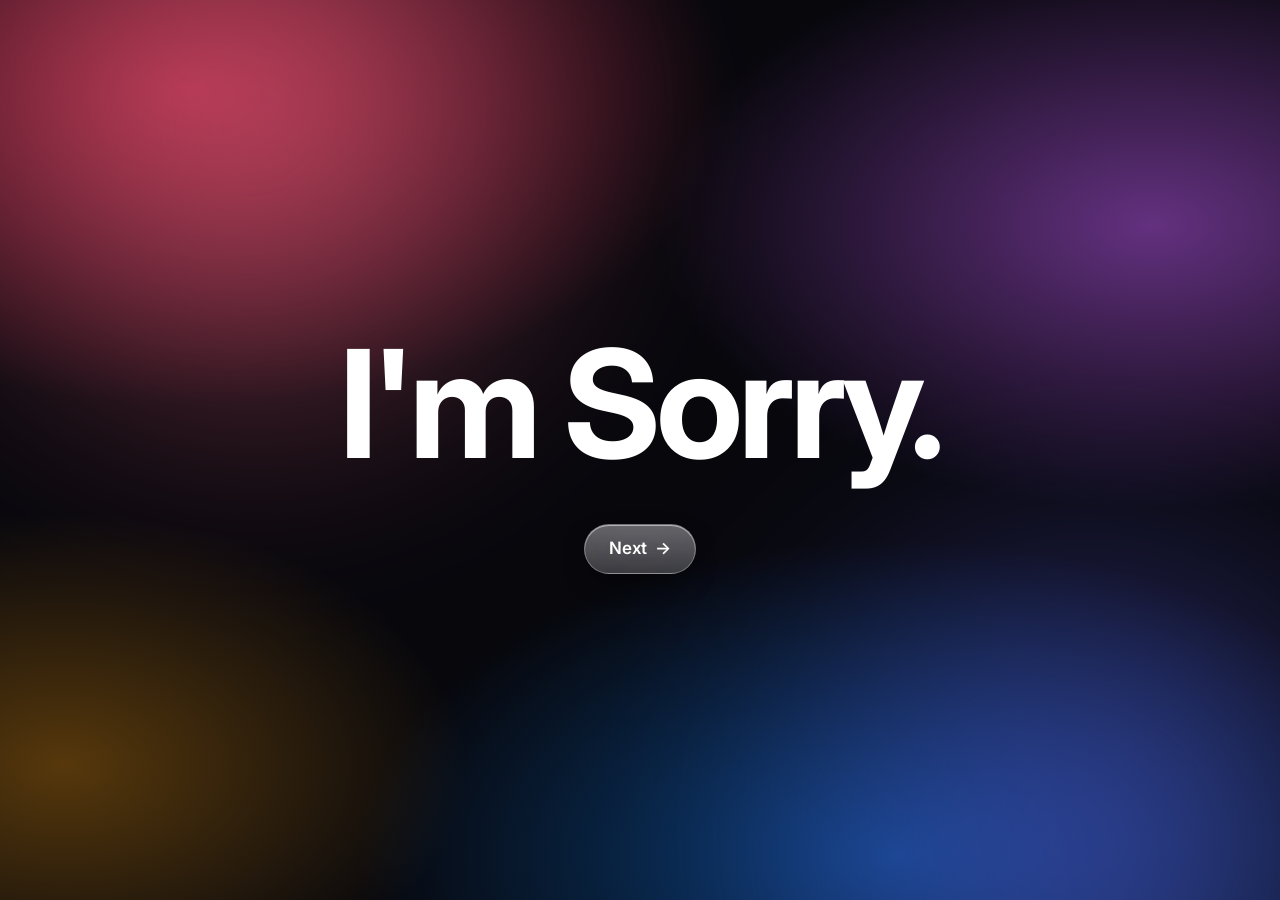
<file: index.html>
<!doctype html>
<html lang="en">
  <head>
    <meta charset="utf-8" />
    <meta name="viewport" content="width=device-width, initial-scale=1, viewport-fit=cover" />
    <meta name="theme-color" content="#07070c" />
    <title>I'm Sorry</title>
    <meta name="description" content="A little note, and a promise to be more mindful from next time." />
    <link rel="icon" href="data:image/svg+xml,%3Csvg xmlns='http://www.w3.org/2000/svg' viewBox='0 0 100 100'%3E%3Ctext y='.9em' font-size='90'%3E%F0%9F%95%AF%EF%B8%8F%3C/text%3E%3C/svg%3E" />
    <link rel="preconnect" href="https://fonts.googleapis.com" />
    <link rel="preconnect" href="https://fonts.gstatic.com" crossorigin />
    <link
      href="https://fonts.googleapis.com/css2?family=Inter:wght@400;500;600;700&display=swap"
      rel="stylesheet"
    />
    <link rel="stylesheet" href="css/style.css?v=2" />
  </head>
  <body>
    <div class="wallpaper" aria-hidden="true"></div>

    <main class="page apology">
      <h1 class="display apology__title reveal">I'm Sorry.</h1>
      <a class="btn apology__next reveal" href="journey.html">Next <span class="arrow" aria-hidden="true">→</span></a>
    </main>

    <script src="js/common.js?v=2"></script>
  </body>
</html>
</file>
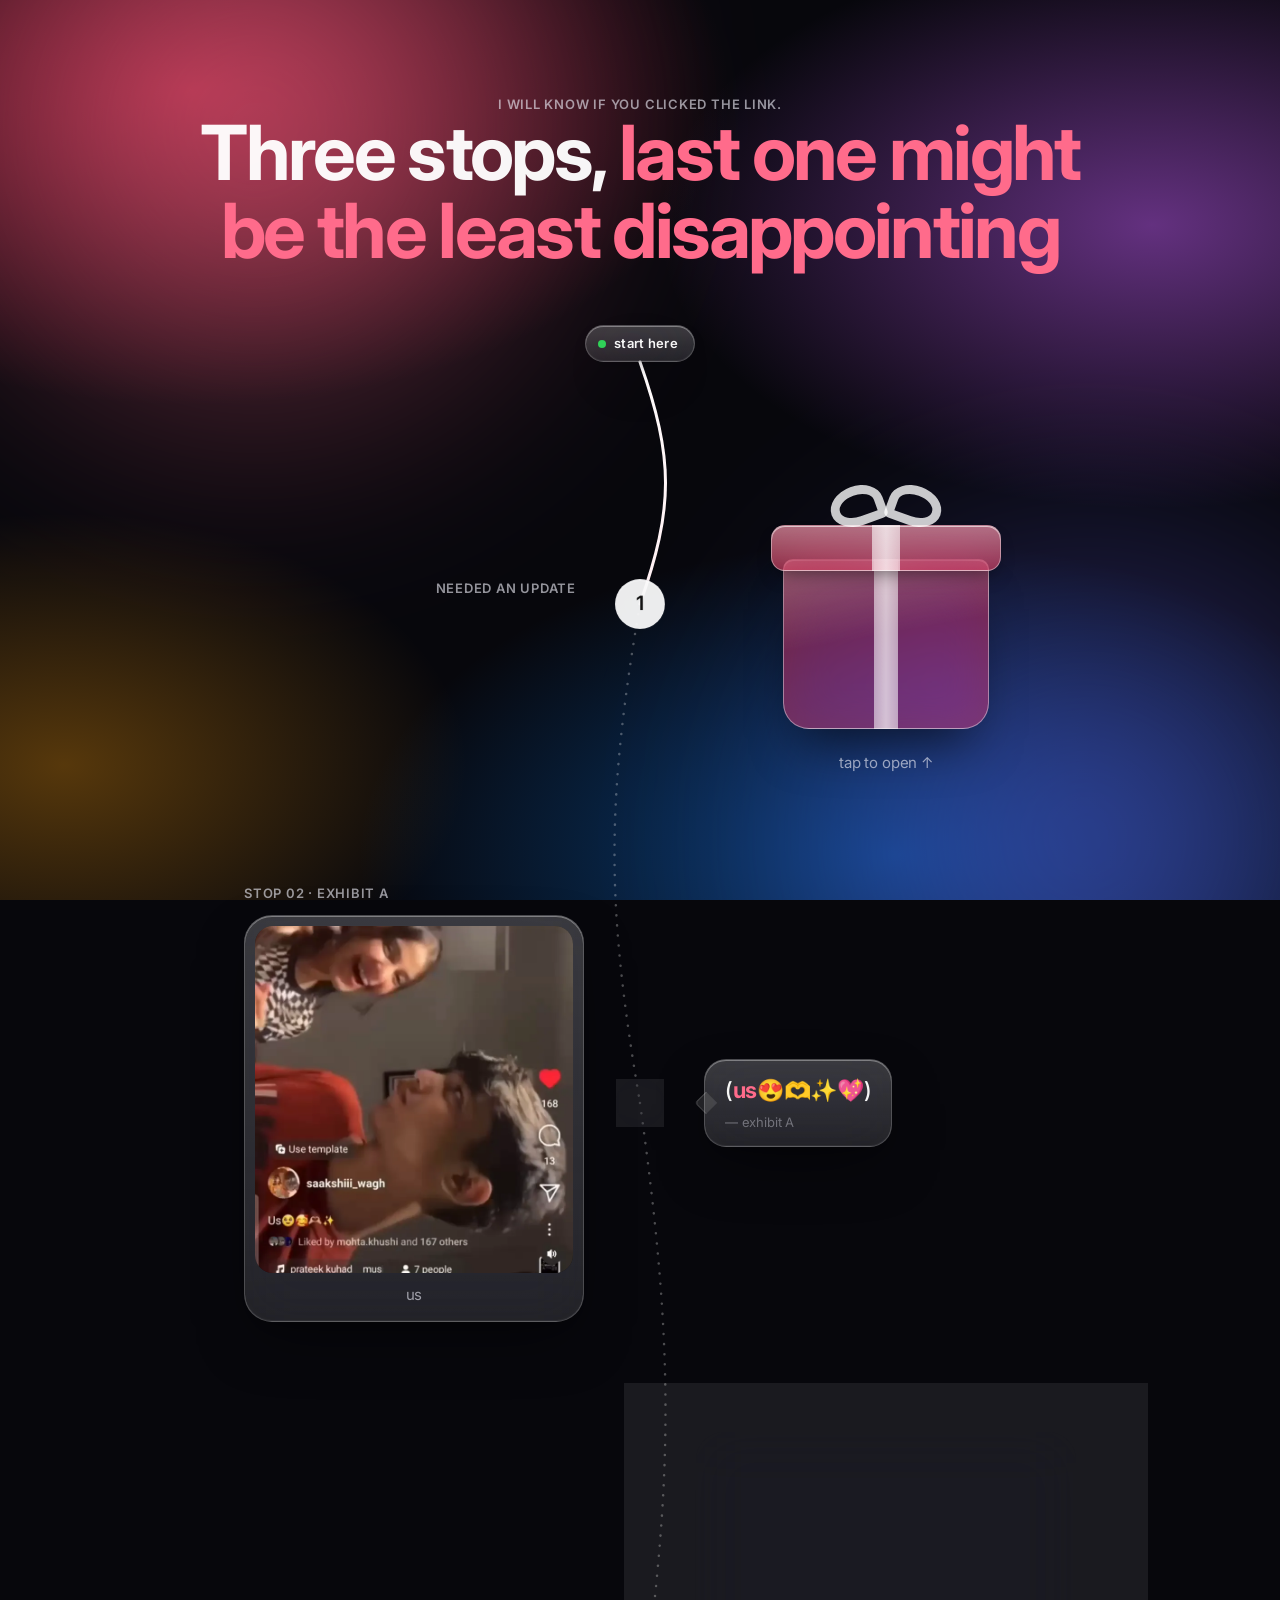
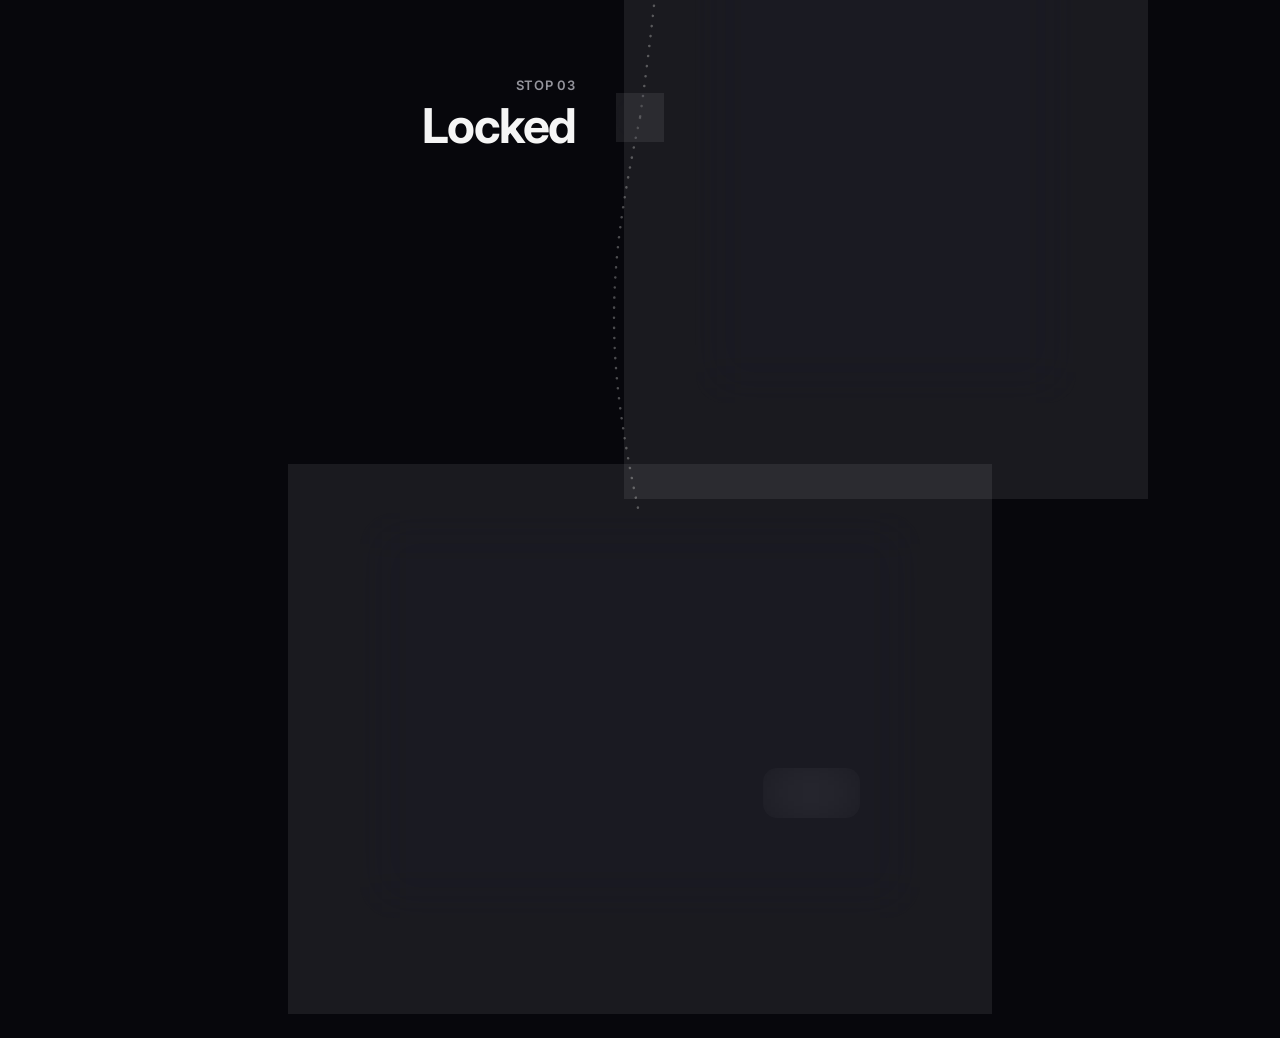
<file: journey.html>
<!doctype html>
<html lang="en">
  <head>
    <meta charset="utf-8" />
    <meta name="viewport" content="width=device-width, initial-scale=1, viewport-fit=cover" />
    <meta name="theme-color" content="#07070c" />
    <title>A Tiny Journey</title>
    <meta name="description" content="Three stops, one idiot." />
    <link rel="icon" href="data:image/svg+xml,%3Csvg xmlns='http://www.w3.org/2000/svg' viewBox='0 0 100 100'%3E%3Ctext y='.9em' font-size='90'%3E%F0%9F%8E%81%3C/text%3E%3C/svg%3E" />
    <link rel="preconnect" href="https://fonts.googleapis.com" />
    <link rel="preconnect" href="https://fonts.gstatic.com" crossorigin />
    <link
      href="https://fonts.googleapis.com/css2?family=Inter:wght@400;500;600;700&display=swap"
      rel="stylesheet"
    />
    <link rel="stylesheet" href="css/style.css?v=2" />
  </head>
  <body>
    <div class="wallpaper" aria-hidden="true"></div>

    <header class="page journey-head">
      <p class="eyebrow reveal">I will know if you clicked the link.</p>
      <h1 class="display reveal">Three stops, <em>last one might be the least disappointing</em></h1>
    </header>

    <main class="page journey" id="journey">
      <svg class="journey__svg" id="trail" aria-hidden="true" focusable="false">
        <defs>
          <linearGradient id="trailGradient" gradientUnits="userSpaceOnUse" x1="0" y1="0" x2="0" y2="1000">
            <stop offset="0" stop-color="#ffffff" />
            <stop offset="0.6" stop-color="#ffb3c4" />
            <stop offset="1" stop-color="#ff375f" />
          </linearGradient>
        </defs>
        <g class="journey__tracks"></g>
        <g class="journey__fills"></g>
      </svg>

      <div class="start">
        <span class="start__pill" data-node data-anchor="bottom"><span class="start__dot"></span>start here</span>
      </div>

      <!-- Stop 1 — the gift box -->
      <section class="stop stop--main-right" id="stop1" aria-label="Stop 01">
        <div class="pin" data-node aria-hidden="true">1</div>
        <div class="stop__side reveal">
          <span class="stop__label">Needed an update</span>
          <p class="stop__note" id="stop1-note"></p>
        </div>
        <div class="stop__main reveal">
          <div class="gift-stage" id="giftStage">
            <button class="gift" id="gift" type="button" aria-label="Open the gift box">
              <span class="gift__body"></span>
              <span class="gift__lid"><span class="gift__bow"></span></span>
            </button>
            <p class="gift-hint" id="giftHint" aria-hidden="true">tap to open ↑</p>
            <figure class="polaroid polaroid--plain" id="surprisePhoto" tabindex="-1" hidden>
              <img
                src="assets/img/stop1-surprise.webp"
                width="800"
                height="992"
                alt="A white shirt covered in handwritten notes and signatures"
              />
            </figure>
          </div>
        </div>
      </section>

      <!-- Stop 2 — the video, with a note beside it -->
      <section class="stop stop--main-left stop--video" id="stop2" aria-label="Stop 02, Exhibit A">
        <div class="pin" data-node aria-hidden="true">2</div>
        <div class="stop__main reveal">
          <span class="tag-line">Stop 02 · Exhibit A</span>
          <figure class="polaroid polaroid--video">
            <video
              id="exhibitA"
              src="assets/video/stop2-exhibit-a.mp4"
              poster="assets/video/stop2-poster.webp"
              width="704"
              height="768"
              muted
              loop
              playsinline
              autoplay
              preload="auto"
              aria-label="A short clip of us"
            ></video>
            <figcaption>us</figcaption>
          </figure>
        </div>
        <div class="stop__side reveal">
          <div class="bubble">
            <p>(<mark>us😍🫶✨💖</mark>)</p>
            <small>— exhibit A</small>
          </div>
        </div>
      </section>

      <!-- Stop 3 — the photo and the wish; the maths lock guards what comes next -->
      <section class="stop stop--main-right" id="stop3" aria-labelledby="stop3-title">
        <div class="pin" data-node aria-hidden="true">3</div>
        <div class="stop__side reveal">
          <span class="stop__label">Stop 03</span>
          <h2 class="stop__title" id="stop3-title">Locked</h2>
        </div>
        <div class="stop__main reveal">
          <figure class="polaroid polaroid--wish">
            <img
              src="assets/img/stop3-locked.webp"
              width="900"
              height="1196"
              alt="You, smiling over a cake full of birthday candles"
            />
            <figcaption id="wish">i wish you looked at me the way you look at tops when we are on call</figcaption>
          </figure>
        </div>
      </section>

      <!-- Finale — the maths lock; solving it reveals the drop-box, the question and "Yes" -->
      <section class="finale" id="finale" aria-label="Locked: solve the maths problem to continue">
        <div class="finale__heart" data-node aria-hidden="true">
          <svg viewBox="0 0 24 22" focusable="false">
            <path
              fill="currentColor"
              d="M12 21.6 10.3 20C4.1 14.4 0 10.7 0 6.2 0 2.7 2.7 0 6.2 0c2 0 3.9.9 5.8 2.6C13.9.9 15.8 0 17.8 0 21.3 0 24 2.7 24 6.2c0 4.5-4.1 8.2-10.3 13.8L12 21.6z"
            />
          </svg>
        </div>

        <div class="finale-lock" id="finaleLock">
          <svg class="padlock" viewBox="0 0 56 64" aria-hidden="true" focusable="false">
            <path
              class="padlock__shackle"
              d="M16 30V20a12 12 0 0 1 24 0v10"
              fill="none"
              stroke="currentColor"
              stroke-width="6"
              stroke-linecap="round"
            />
            <rect x="6" y="28" width="44" height="34" rx="8" fill="currentColor" />
            <circle cx="28" cy="42" r="4.5" fill="#2a1810" />
            <rect x="26" y="44" width="4" height="9" rx="2" fill="#2a1810" />
          </svg>
          <p class="lock-title">Locked</p>
          <p class="lock-sub">solve this to unlock</p>

          <form id="mathForm" novalidate autocomplete="off" style="width: 100%">
            <div class="problem" id="problem"></div>
            <div class="answer-row" id="answerRow">
              <label class="sr-only" for="answer">Your answer</label>
              <input class="field" id="answer" type="text" inputmode="decimal" placeholder="your answer" enterkeyhint="go" />
              <button class="btn" type="submit">Unlock</button>
            </div>
            <p class="feedback" id="mathFeedback" role="status" aria-live="polite"></p>
            <p class="hint" id="mathHint" hidden></p>
            <button type="button" class="link-btn" id="newProblem">give me a different one</button>
          </form>
        </div>

        <div class="finale-open" id="finaleOpen" hidden>
          <div class="dropzone" id="dropzone" tabindex="0" role="button" aria-describedby="dropSub">
            <svg class="dropzone__icon" viewBox="0 0 24 24" fill="none" stroke="currentColor" stroke-width="1.6" stroke-linecap="round" stroke-linejoin="round" aria-hidden="true" focusable="false">
              <path d="M5 8h14l-1.2 11.2a2 2 0 0 1-2 1.8H8.2a2 2 0 0 1-2-1.8L5 8Z" />
              <path d="M9 10V6.5a3 3 0 0 1 6 0V10" />
            </svg>
            <p class="dropzone__title" id="dropTitle">drop a Myntra link here</p>
            <p class="dropzone__sub" id="dropSub">drag it in, or paste it below</p>
            <p class="dropzone__link" id="dropLink" hidden></p>
          </div>
          <!-- The link is submitted by answering "Yes" -->
          <form class="link-form" id="linkForm" novalidate autocomplete="off">
            <label class="sr-only" for="linkInput">Myntra link</label>
            <input
              class="field"
              id="linkInput"
              type="text"
              inputmode="url"
              placeholder="https://www.myntra.com/…"
              spellcheck="false"
              autocapitalize="off"
              autocorrect="off"
              enterkeyhint="send"
            />
            <p class="drop-feedback" id="dropFeedback" role="status" aria-live="polite"></p>

            <div class="ask" id="ask">
              <p class="ask__q" id="askQ">Do you miss me?</p>
              <button class="btn btn--rose btn--yes" id="yesBtn" type="submit" aria-describedby="askQ">Yes</button>
            </div>
          </form>
        </div>
      </section>
    </main>

    <script src="js/common.js?v=2"></script>
    <script src="js/journey.js?v=2"></script>
  </body>
</html>
</file>
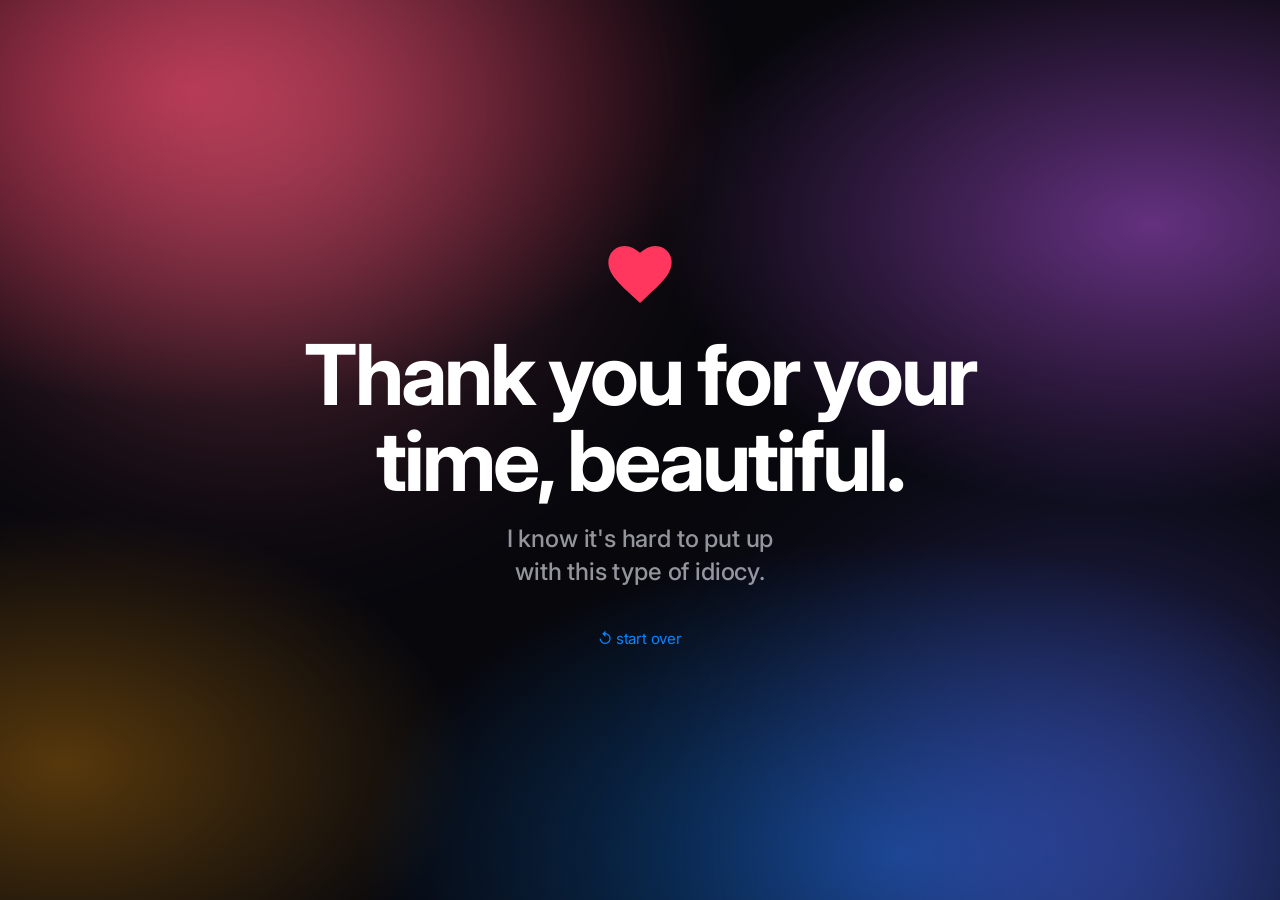
<file: thanks.html>
<!doctype html>
<html lang="en">
  <head>
    <meta charset="utf-8" />
    <meta name="viewport" content="width=device-width, initial-scale=1, viewport-fit=cover" />
    <meta name="theme-color" content="#07070c" />
    <title>Thank You</title>
    <meta name="description" content="Thank you for your time." />
    <link rel="icon" href="data:image/svg+xml,%3Csvg xmlns='http://www.w3.org/2000/svg' viewBox='0 0 100 100'%3E%3Ctext y='.9em' font-size='90'%3E%F0%9F%92%95%3C/text%3E%3C/svg%3E" />
    <link rel="preconnect" href="https://fonts.googleapis.com" />
    <link rel="preconnect" href="https://fonts.gstatic.com" crossorigin />
    <link
      href="https://fonts.googleapis.com/css2?family=Inter:wght@400;500;600;700&display=swap"
      rel="stylesheet"
    />
    <link rel="stylesheet" href="css/style.css?v=2" />
  </head>
  <body>
    <div class="wallpaper" aria-hidden="true"></div>

    <main class="page thanks">
      <svg class="thanks__heart reveal" id="bigHeart" viewBox="0 0 24 22" aria-hidden="true" focusable="false">
        <path
          fill="currentColor"
          d="M12 21.6 10.3 20C4.1 14.4 0 10.7 0 6.2 0 2.7 2.7 0 6.2 0c2 0 3.9.9 5.8 2.6C13.9.9 15.8 0 17.8 0 21.3 0 24 2.7 24 6.2c0 4.5-4.1 8.2-10.3 13.8L12 21.6z"
        />
      </svg>

      <h1 class="display thanks__title reveal">Thank you for your time, beautiful.</h1>
      <p class="thanks__sub reveal">I know it's hard to put up with this type of idiocy.</p>

      <div class="ps reveal" id="ps" hidden>
        <p>P.S. that top you dropped? noted. 🛍️</p>
      </div>

      <a class="link-btn again reveal" href="index.html">↺ start over</a>
    </main>

    <script src="js/common.js?v=2"></script>
    <script src="js/thanks.js?v=2"></script>
  </body>
</html>
</file>
<file: css/style.css>
/* ==========================================================================
   Tokens — iOS "liquid glass", dark mode
   ========================================================================== */
:root {
  --bg: #07070c;

  --text: rgba(255, 255, 255, 0.96);
  --muted: rgba(235, 235, 245, 0.62);
  --faint: rgba(235, 235, 245, 0.38);

  --pink: #ff375f;   /* iOS system pink */
  --pink-2: #ff6b8b;
  --purple: #bf5af2; /* iOS system purple */
  --blue: #0a84ff;   /* iOS system blue */
  --green: #30d158;  /* iOS system green */
  --red: #ff453a;

  /* glass */
  --glass: rgba(255, 255, 255, 0.08);
  --glass-strong: rgba(255, 255, 255, 0.14);
  --glass-edge: rgba(255, 255, 255, 0.18);
  --glass-hi: rgba(255, 255, 255, 0.35);
  --fill: rgba(118, 118, 128, 0.24);     /* iOS tertiary fill (inputs) */
  --fill-2: rgba(118, 118, 128, 0.16);
  --blur: blur(28px) saturate(180%);

  --font: -apple-system, BlinkMacSystemFont, "SF Pro Text", "SF Pro Display", "Inter", "Segoe UI", Roboto,
    "Helvetica Neue", Arial, sans-serif;
  --font-display: -apple-system, BlinkMacSystemFont, "SF Pro Display", "Inter", "Segoe UI", Roboto,
    "Helvetica Neue", Arial, sans-serif;
  --font-rounded: ui-rounded, "SF Pro Rounded", -apple-system, BlinkMacSystemFont, "Inter", "Segoe UI", sans-serif;

  --radius: 28px;
  --radius-md: 20px;
  --radius-sm: 14px;
  --shadow: 0 24px 60px -18px rgba(0, 0, 0, 0.55), 0 8px 20px -10px rgba(0, 0, 0, 0.4);

  --rail: 96px;
  --rail-m: 44px;
  --gutter: 16px;
}

/* ==========================================================================
   Base
   ========================================================================== */
*,
*::before,
*::after {
  box-sizing: border-box;
}

html {
  -webkit-text-size-adjust: 100%;
  scroll-behavior: smooth;
}

body {
  margin: 0;
  min-height: 100vh;
  min-height: 100dvh;
  background-color: var(--bg);
  color: var(--text);
  font-family: var(--font);
  font-size: 17px;
  line-height: 1.47;
  letter-spacing: -0.01em;
  -webkit-font-smoothing: antialiased;
  -moz-osx-font-smoothing: grayscale;
  overflow-x: hidden;
}

img,
video,
svg {
  display: block;
  max-width: 100%;
}

button,
input {
  font: inherit;
  color: inherit;
  letter-spacing: inherit;
}

button {
  cursor: pointer;
}

:focus-visible {
  outline: 2px solid var(--blue);
  outline-offset: 3px;
  border-radius: 8px;
}

[hidden] {
  display: none !important;
}

.sr-only {
  position: absolute;
  width: 1px;
  height: 1px;
  padding: 0;
  margin: -1px;
  overflow: hidden;
  clip: rect(0, 0, 0, 0);
  white-space: nowrap;
  border: 0;
}

/* Wallpaper: soft, slow colour fields behind the glass (like an iPhone lock screen) */
.wallpaper {
  position: fixed;
  inset: 0;
  z-index: 0;
  pointer-events: none;
  overflow: hidden;
  background:
    radial-gradient(60% 50% at 15% 10%, rgba(255, 55, 95, 0.55), transparent 70%),
    radial-gradient(55% 45% at 90% 25%, rgba(191, 90, 242, 0.5), transparent 70%),
    radial-gradient(60% 50% at 70% 95%, rgba(10, 132, 255, 0.45), transparent 70%),
    radial-gradient(45% 40% at 5% 85%, rgba(255, 159, 10, 0.32), transparent 70%),
    var(--bg);
}

.wallpaper::before,
.wallpaper::after {
  content: "";
  position: absolute;
  width: 70vmax;
  height: 70vmax;
  border-radius: 50%;
  filter: blur(80px);
  opacity: 0.55;
  animation: float 28s ease-in-out infinite alternate;
}

.wallpaper::before {
  top: -25vmax;
  left: -15vmax;
  background: radial-gradient(circle, rgba(255, 107, 139, 0.9), transparent 65%);
}

.wallpaper::after {
  bottom: -30vmax;
  right: -20vmax;
  background: radial-gradient(circle, rgba(94, 92, 230, 0.9), transparent 65%);
  animation-duration: 34s;
  animation-direction: alternate-reverse;
}

@keyframes float {
  from { transform: translate3d(0, 0, 0) scale(1); }
  to { transform: translate3d(8vmax, 6vmax, 0) scale(1.12); }
}

.page {
  position: relative;
  z-index: 1;
  width: 100%;
  max-width: 1080px;
  margin: 0 auto;
  padding: 0 var(--gutter);
}

/* A reusable glass surface */
.glass,
.start__pill,
.bubble,
.finale,
.ps,
.polaroid {
  background:
    linear-gradient(180deg, rgba(255, 255, 255, 0.14), rgba(255, 255, 255, 0.04)),
    var(--glass);
  -webkit-backdrop-filter: var(--blur);
  backdrop-filter: var(--blur);
  border: 1px solid var(--glass-edge);
  box-shadow: inset 0 1px 0 var(--glass-hi), inset 0 -1px 0 rgba(255, 255, 255, 0.05), var(--shadow);
}

/* ==========================================================================
   Shared type + buttons
   ========================================================================== */
.eyebrow {
  font-size: 13px;
  font-weight: 600;
  letter-spacing: 0.06em;
  text-transform: uppercase;
  color: var(--muted);
  margin: 0 0 10px;
}

.display {
  font-family: var(--font-display);
  font-weight: 700;
  line-height: 1.02;
  letter-spacing: -0.035em;
  margin: 0;
  text-wrap: balance;
}

.btn {
  position: relative;
  display: inline-flex;
  align-items: center;
  justify-content: center;
  gap: 8px;
  min-height: 50px;
  padding: 0 24px;
  border-radius: 999px;
  border: 1px solid rgba(255, 255, 255, 0.28);
  font-weight: 600;
  font-size: 17px;
  text-decoration: none;
  color: #fff;
  background:
    linear-gradient(180deg, rgba(255, 255, 255, 0.3), rgba(255, 255, 255, 0.1)),
    rgba(255, 255, 255, 0.12);
  -webkit-backdrop-filter: var(--blur);
  backdrop-filter: var(--blur);
  box-shadow: inset 0 1px 0 rgba(255, 255, 255, 0.5), 0 10px 30px -12px rgba(0, 0, 0, 0.6);
  transition: transform 0.2s ease, background 0.2s ease;
  -webkit-tap-highlight-color: transparent;
}

.btn:hover {
  background:
    linear-gradient(180deg, rgba(255, 255, 255, 0.38), rgba(255, 255, 255, 0.14)),
    rgba(255, 255, 255, 0.16);
}

.btn:active {
  transform: scale(0.96);
}

.btn .arrow {
  transition: transform 0.2s ease;
}

.btn:hover .arrow {
  transform: translateX(3px);
}

.btn--rose {
  border-color: rgba(255, 160, 180, 0.45);
  background:
    linear-gradient(180deg, rgba(255, 255, 255, 0.28), rgba(255, 255, 255, 0)),
    rgba(255, 55, 95, 0.78);
  box-shadow: inset 0 1px 0 rgba(255, 255, 255, 0.45), 0 12px 30px -10px rgba(255, 55, 95, 0.6);
}

.btn--rose:hover {
  background:
    linear-gradient(180deg, rgba(255, 255, 255, 0.34), rgba(255, 255, 255, 0.04)),
    rgba(255, 55, 95, 0.88);
}

.link-btn {
  background: none;
  border: 0;
  padding: 4px 2px;
  color: var(--blue);
  font-size: 15px;
  text-decoration: none;
}

.link-btn:hover {
  text-decoration: underline;
  text-underline-offset: 3px;
}

/* Fade-up on scroll */
.reveal {
  opacity: 0;
  transform: translateY(18px);
  transition: opacity 0.7s ease, transform 0.7s cubic-bezier(0.2, 0.7, 0.2, 1);
}

.reveal.is-in {
  opacity: 1;
  transform: none;
}

/* ==========================================================================
   Page 1 — the apology
   ========================================================================== */
.apology {
  min-height: 100vh;
  min-height: 100dvh;
  display: flex;
  flex-direction: column;
  align-items: center;
  justify-content: center;
  gap: clamp(28px, 6vh, 44px);
  padding-top: 24px;
  padding-bottom: 24px;
  text-align: center;
}

.apology__title {
  font-size: clamp(64px, 15vw, 150px);
  color: #fff;
  text-decoration: none;
}

/* ==========================================================================
   Page 2 — the journey
   ========================================================================== */
.journey-head {
  text-align: center;
  padding: clamp(48px, 9vh, 96px) 0 32px;
}

.journey-head h1 {
  font-size: clamp(42px, 7.5vw, 76px);
}

.journey-head h1 em {
  font-style: normal;
  color: var(--pink-2);
}

.journey-head p {
  text-wrap: balance;
  margin: 14px auto 0;
  max-width: 36ch;
  color: var(--muted);
}

.journey {
  position: relative;
  padding: 24px 0 120px;
}

.journey__svg {
  position: absolute;
  inset: 0;
  width: 100%;
  height: 100%;
  overflow: visible;
  pointer-events: none;
  z-index: 0;
}

.journey__track {
  fill: none;
  stroke: rgba(255, 255, 255, 0.28);
  stroke-width: 2.5;
  stroke-linecap: round;
  stroke-dasharray: 0.1 10;
}

.journey__fill {
  fill: none;
  stroke: url(#trailGradient);
  stroke-width: 3;
  stroke-linecap: round;
  transition: stroke-dashoffset 1.4s cubic-bezier(0.45, 0, 0.2, 1);
}

.journey > *:not(svg) {
  position: relative;
  z-index: 1;
}

/* Start marker */
.start {
  display: flex;
  justify-content: center;
  margin-bottom: 72px;
}

.start__pill {
  display: inline-flex;
  align-items: center;
  gap: 8px;
  padding: 8px 16px 8px 12px;
  border-radius: 999px;
  font-size: 13px;
  font-weight: 600;
  letter-spacing: 0.02em;
  color: var(--text);
}

.start__dot {
  width: 8px;
  height: 8px;
  border-radius: 50%;
  background: var(--green);
}

/* A stop on the map */
.stop {
  display: grid;
  grid-template-columns: 1fr var(--rail) 1fr;
  align-items: center;
  margin-bottom: 110px;
}

.pin {
  grid-column: 2;
  grid-row: 1;
  justify-self: center;
  width: 48px;
  height: 48px;
  border-radius: 50%;
  display: grid;
  place-items: center;
  font-family: var(--font-rounded);
  font-size: 19px;
  font-weight: 600;
  color: var(--muted);
  background: rgba(255, 255, 255, 0.08);
  -webkit-backdrop-filter: var(--blur);
  backdrop-filter: var(--blur);
  border: 1px solid var(--glass-edge);
  box-shadow: inset 0 1px 0 var(--glass-hi);
  transition: background 0.5s ease, color 0.5s ease, transform 0.5s ease;
}

.pin.is-reached {
  color: #111;
  background: rgba(255, 255, 255, 0.92);
  transform: scale(1.04);
}

.stop__side,
.stop__main {
  grid-row: 1;
  min-width: 0;
}

.stop--main-right .stop__main { grid-column: 3; justify-self: start; padding-left: 8px; }
.stop--main-right .stop__side { grid-column: 1; justify-self: end; text-align: right; padding-right: 16px; }
.stop--main-left .stop__main { grid-column: 1; justify-self: end; padding-right: 8px; }
.stop--main-left .stop__side { grid-column: 3; justify-self: start; padding-left: 16px; }

.stop__label,
.stop__main .tag-line {
  display: block;
  font-size: 13px;
  font-weight: 600;
  letter-spacing: 0.06em;
  text-transform: uppercase;
  color: var(--muted);
  margin-bottom: 6px;
}

.stop__main .tag-line {
  margin-bottom: 12px;
}

.stop__title {
  font-family: var(--font-display);
  font-weight: 700;
  letter-spacing: -0.03em;
  font-size: clamp(34px, 4.6vw, 48px);
  line-height: 1.05;
  margin: 0 0 8px;
}

.stop__note {
  margin: 0;
  color: var(--muted);
  max-width: 28ch;
  display: inline-block;
}

/* --- Photo frames (glass) ------------------------------------------------ */
.polaroid {
  margin: 0;
  padding: 10px;
  border-radius: var(--radius);
  width: 360px;
  max-width: 100%;
}

.polaroid img,
.polaroid video {
  width: 100%;
  height: auto;
  border-radius: calc(var(--radius) - 10px);
  background: rgba(0, 0, 0, 0.4);
}

.polaroid figcaption {
  font-size: 15px;
  line-height: 1.3;
  color: var(--muted);
  text-align: center;
  padding: 12px 8px 6px;
}

.polaroid--plain {
  padding-bottom: 10px;
}

/* --- Stop 1: glass gift box ---------------------------------------------- */
.gift-stage {
  position: relative;
  width: 380px;
  max-width: 100%;
  min-height: 340px;
  display: grid;
  place-items: center;
}

.gift {
  position: relative;
  width: 230px;
  height: 250px;
  padding: 0;
  border: 0;
  background: none;
  animation: nudge 5s ease-in-out 1.5s infinite;
  -webkit-tap-highlight-color: transparent;
}

.gift:hover {
  animation-play-state: paused;
}

.gift:hover .gift__lid {
  transform: translateY(-8px);
}

.gift__body,
.gift__lid {
  position: absolute;
  -webkit-backdrop-filter: blur(24px) saturate(180%);
  backdrop-filter: blur(24px) saturate(180%);
  border: 1px solid rgba(255, 255, 255, 0.4);
}

.gift__body {
  left: 12px;
  right: 12px;
  bottom: 0;
  height: 170px;
  border-radius: 10px 10px 26px 26px;
  background:
    linear-gradient(90deg, transparent 44%, rgba(255, 255, 255, 0.55) 44%, rgba(255, 255, 255, 0.7) 50%, rgba(255, 255, 255, 0.55) 56%, transparent 56%),
    linear-gradient(170deg, rgba(255, 255, 255, 0.28), rgba(255, 255, 255, 0) 45%),
    rgba(255, 55, 95, 0.42);
  box-shadow: inset 0 1px 0 rgba(255, 255, 255, 0.5), 0 30px 50px -20px rgba(0, 0, 0, 0.6);
}

.gift__lid {
  left: 0;
  right: 0;
  top: 46px;
  height: 46px;
  border-radius: 14px;
  background:
    linear-gradient(90deg, transparent 44%, rgba(255, 255, 255, 0.6) 44%, rgba(255, 255, 255, 0.75) 50%, rgba(255, 255, 255, 0.6) 56%, transparent 56%),
    linear-gradient(180deg, rgba(255, 255, 255, 0.35), rgba(255, 255, 255, 0.05)),
    rgba(255, 55, 95, 0.5);
  box-shadow: inset 0 1px 0 rgba(255, 255, 255, 0.6), 0 10px 18px -8px rgba(0, 0, 0, 0.5);
  transition: transform 0.35s ease;
  z-index: 2;
}

.gift__bow {
  position: absolute;
  left: 50%;
  top: -40px;
  width: 0;
  height: 0;
}

.gift__bow::before,
.gift__bow::after {
  content: "";
  position: absolute;
  top: 0;
  width: 54px;
  height: 40px;
  border: 9px solid rgba(255, 255, 255, 0.78);
  border-radius: 50% 50% 12% 50%;
}

.gift__bow::before {
  right: 2px;
  transform: rotate(-20deg);
}

.gift__bow::after {
  left: 2px;
  transform: scaleX(-1) rotate(-20deg);
}

.gift-hint {
  position: absolute;
  bottom: 0;
  left: 0;
  right: 0;
  text-align: center;
  font-size: 15px;
  color: var(--muted);
  margin: 0;
}

@keyframes nudge {
  0%, 86%, 100% { transform: rotate(0); }
  89% { transform: rotate(-3deg); }
  92% { transform: rotate(3deg); }
  95% { transform: rotate(-1.5deg); }
}

.gift-stage.is-opening .gift {
  animation: shake 0.45s ease-in-out;
}

.gift-stage.is-opening .gift__lid {
  transition: transform 0.7s cubic-bezier(0.3, 1.4, 0.6, 1), opacity 0.7s ease;
  transform: translate(-50px, -150px) rotate(-30deg);
  opacity: 0;
}

.gift-stage.is-opening .gift-hint {
  opacity: 0;
  transition: opacity 0.3s ease;
}

@keyframes shake {
  0%, 100% { transform: rotate(0); }
  25% { transform: rotate(-5deg) scale(1.03); }
  50% { transform: rotate(5deg) scale(1.05); }
  75% { transform: rotate(-2deg); }
}

.gift-stage .polaroid {
  animation: rise 0.8s cubic-bezier(0.2, 1.2, 0.4, 1) both;
}

@keyframes rise {
  0% { transform: translateY(100px) scale(0.5); opacity: 0; }
  60% { opacity: 1; }
  100% { transform: none; opacity: 1; }
}

/* --- Stop 2: video + message bubble -------------------------------------- */
.polaroid--video {
  width: 340px;
}

.bubble {
  position: relative;
  max-width: 300px;
  padding: 16px 20px 14px;
  border-radius: 22px;
}

.bubble::before {
  /* little iMessage-style tail pointing at the video */
  content: "";
  position: absolute;
  left: -7px;
  top: 50%;
  width: 16px;
  height: 16px;
  margin-top: -8px;
  background: rgba(255, 255, 255, 0.1);
  border-left: 1px solid var(--glass-edge);
  border-bottom: 1px solid var(--glass-edge);
  border-radius: 0 0 0 4px;
  transform: rotate(45deg);
  -webkit-backdrop-filter: var(--blur);
  backdrop-filter: var(--blur);
}

.bubble p {
  text-wrap: balance;
  margin: 0;
  font-size: clamp(19px, 2.2vw, 22px);
  font-weight: 500;
  line-height: 1.3;
  letter-spacing: -0.015em;
  color: var(--text);
}

.bubble p mark {
  background: none;
  color: var(--pink-2);
  font-weight: 700;
}

.bubble small {
  display: block;
  margin-top: 8px;
  font-size: 13px;
  color: var(--faint);
}

/* --- Stop 3: photo with the wish as caption ------------------------------ */
.polaroid--wish {
  width: 380px;
}

.polaroid--wish figcaption {
  font-size: clamp(17px, 1.9vw, 19px);
  font-weight: 500;
  color: var(--text);
  line-height: 1.35;
  padding: 14px 12px 8px;
  text-wrap: balance;
}

/* --- Finale lock: maths problem guarding the drop-box -------------------- */
.finale-lock {
  display: flex;
  flex-direction: column;
  align-items: center;
  text-align: center;
  max-width: 440px;
  margin: 0 auto;
}

.finale-open {
  animation: finaleIn 0.7s cubic-bezier(0.2, 0.8, 0.2, 1) both;
}

.padlock {
  width: 46px;
  height: 52px;
  margin-bottom: 12px;
  color: #fff;
}

.padlock__shackle {
  transform-box: fill-box;
  transform-origin: 100% 100%;
  transition: transform 0.5s cubic-bezier(0.3, 1.6, 0.6, 1);
}

.finale-lock.is-opening .padlock__shackle {
  transform: translateY(-6px) rotate(28deg);
}

.lock-title {
  margin: 0;
  font-family: var(--font-display);
  font-weight: 700;
  letter-spacing: -0.03em;
  font-size: 28px;
  line-height: 1.1;
}

.lock-sub {
  margin: 4px 0 18px;
  font-size: 15px;
  color: var(--muted);
}

.problem {
  margin: 0 0 14px;
  padding: 14px 16px;
  width: 100%;
  border-radius: var(--radius-sm);
  background: var(--fill-2);
  font-size: 17px;
  line-height: 1.45;
}

.problem .q {
  font-weight: 500;
}

.frac {
  display: inline-flex;
  flex-direction: column;
  vertical-align: middle;
  text-align: center;
  font-size: 0.85em;
  line-height: 1.05;
  margin: 0 2px;
}

.frac > span:first-child {
  border-bottom: 1px solid currentColor;
  padding: 0 3px;
}

.answer-row {
  display: flex;
  gap: 8px;
  width: 100%;
}

/* iOS-style text field */
.field {
  flex: 1;
  min-width: 0;
  height: 50px;
  padding: 0 16px;
  border-radius: var(--radius-sm);
  border: 1px solid transparent;
  background: var(--fill);
  color: var(--text);
  font-size: 17px;
  transition: border-color 0.2s ease, box-shadow 0.2s ease, background 0.2s ease;
}

.field::placeholder {
  color: var(--faint);
}

.field:focus {
  outline: none;
  background: rgba(118, 118, 128, 0.32);
  border-color: rgba(10, 132, 255, 0.8);
  box-shadow: 0 0 0 4px rgba(10, 132, 255, 0.22);
}

.answer-row .btn {
  min-height: 50px;
  padding: 0 20px;
  border-radius: var(--radius-sm);
}

.feedback {
  min-height: 1.5em;
  margin: 12px 0 4px;
  font-size: 15px;
  color: var(--muted);
}

.feedback.is-bad {
  color: var(--red);
}

.feedback.is-ok {
  color: var(--green);
}

.hint {
  margin: 0 0 6px;
  font-size: 14px;
  color: var(--muted);
}

.is-shaking {
  animation: wrong 0.45s ease;
}

@keyframes wrong {
  0%, 100% { transform: translateX(0); }
  20% { transform: translateX(-8px); }
  40% { transform: translateX(8px); }
  60% { transform: translateX(-5px); }
  80% { transform: translateX(5px); }
}

/* --- Finale card ---------------------------------------------------------- */
.finale {
  position: relative;
  max-width: 560px;
  margin: 0 auto;
  padding: 48px clamp(20px, 5vw, 40px) 30px;
  border-radius: 34px;
  text-align: center;
}

@keyframes finaleIn {
  from { opacity: 0; transform: translateY(24px) scale(0.98); }
  to { opacity: 1; transform: none; }
}

.finale__heart {
  position: absolute;
  top: -26px;
  left: 50%;
  width: 52px;
  height: 52px;
  margin-left: -26px;
  border-radius: 50%;
  display: grid;
  place-items: center;
  color: var(--pink);
  background: rgba(255, 255, 255, 0.9);
  box-shadow: inset 0 1px 0 #fff, 0 10px 24px -8px rgba(0, 0, 0, 0.5);
}

.finale__heart svg {
  width: 22px;
  height: 20px;
}

.dropzone {
  position: relative;
  display: flex;
  flex-direction: column;
  align-items: center;
  gap: 4px;
  padding: 26px 20px;
  border-radius: var(--radius-md);
  border: 1.5px dashed rgba(255, 255, 255, 0.35);
  background: rgba(255, 255, 255, 0.04);
  cursor: pointer;
  transition: border-color 0.2s ease, background 0.2s ease, transform 0.2s ease;
}

.dropzone:hover,
.dropzone:focus-visible {
  border-color: rgba(255, 255, 255, 0.6);
  background: rgba(255, 255, 255, 0.07);
}

.dropzone.is-over {
  border-color: var(--blue);
  border-style: solid;
  background: rgba(10, 132, 255, 0.14);
  transform: scale(1.02);
}

.dropzone.is-filled {
  border-style: solid;
  border-color: rgba(48, 209, 88, 0.6);
  background: rgba(48, 209, 88, 0.08);
  cursor: default;
}

.dropzone__icon {
  width: 40px;
  height: 40px;
  color: var(--pink-2);
  margin-bottom: 4px;
}

.dropzone.is-filled .dropzone__icon {
  color: var(--green);
}

.dropzone__title {
  margin: 0;
  font-weight: 600;
  font-size: 17px;
}

.dropzone__sub {
  margin: 0;
  font-size: 15px;
  color: var(--muted);
}

.dropzone__link {
  margin: 8px 0 0;
  max-width: 100%;
  padding: 7px 14px;
  border-radius: 999px;
  background: var(--fill);
  font-size: 14px;
  color: var(--text);
  overflow: hidden;
  text-overflow: ellipsis;
  white-space: nowrap;
}

.link-form {
  margin-top: 14px;
}

.link-form .field {
  width: 100%;
}

.drop-feedback {
  min-height: 1.5em;
  margin: 10px 0 0;
  font-size: 15px;
  color: var(--muted);
}

.drop-feedback.is-bad {
  color: var(--red);
}

.drop-feedback.is-ok {
  color: var(--green);
}

.ask {
  display: flex;
  align-items: center;
  justify-content: center;
  flex-wrap: wrap;
  gap: 16px 20px;
  margin-top: 16px;
  padding-top: 22px;
  border-top: 1px solid rgba(255, 255, 255, 0.12);
}

.ask__q {
  margin: 0;
  font-family: var(--font-display);
  font-weight: 700;
  letter-spacing: -0.03em;
  font-size: clamp(28px, 4.6vw, 36px);
  line-height: 1.1;
}

.btn--yes {
  min-height: 54px;
  padding: 0 34px;
  font-size: 18px;
}

/* Little hearts burst */
.burst {
  position: fixed;
  z-index: 50;
  pointer-events: none;
  width: 14px;
  height: 13px;
  left: 0;
  top: 0;
}

.burst svg {
  width: 100%;
  height: 100%;
}

/* ==========================================================================
   Page 3 — thank you
   ========================================================================== */
.thanks {
  min-height: 100vh;
  min-height: 100dvh;
  display: flex;
  flex-direction: column;
  align-items: center;
  justify-content: center;
  text-align: center;
  padding: 72px 0;
}

.thanks__heart {
  width: 64px;
  height: 58px;
  color: var(--pink);
  margin: 0 auto 28px;
  animation: beat 1.8s ease-in-out infinite;
}

@keyframes beat {
  0%, 100% { transform: scale(1); }
  15% { transform: scale(1.12); }
  30% { transform: scale(1); }
  45% { transform: scale(1.07); }
}

.thanks__title {
  font-size: clamp(42px, 8vw, 84px);
  max-width: 14ch;
  margin: 0 auto;
  color: #fff;
}

.thanks__sub {
  margin: 20px auto 0;
  max-width: 30ch;
  font-size: clamp(20px, 2.6vw, 24px);
  font-weight: 500;
  line-height: 1.35;
  color: var(--muted);
  text-wrap: balance;
}

.ps {
  margin: 44px auto 0;
  max-width: 420px;
  padding: 20px 22px;
  border-radius: var(--radius-md);
  color: var(--muted);
  font-size: 15px;
}

.ps p {
  margin: 0;
}

.again {
  margin-top: 36px;
}

/* ==========================================================================
   Phones
   ========================================================================== */
@media (max-width: 760px) {
  body {
    font-size: 16px;
  }

  .start {
    justify-content: flex-start;
    margin-bottom: 48px;
  }

  .stop {
    grid-template-columns: var(--rail-m) minmax(0, 1fr);
    align-items: start;
    row-gap: 16px;
    margin-bottom: 72px;
  }

  .pin {
    grid-column: 1;
    grid-row: 1;
    width: 40px;
    height: 40px;
    font-size: 17px;
    justify-self: start;
  }

  .stop--main-right .stop__side,
  .stop--main-left .stop__side {
    grid-column: 2;
    grid-row: 1;
    justify-self: start;
    text-align: left;
    padding: 0 0 0 12px;
  }

  .stop--main-right .stop__main,
  .stop--main-left .stop__main {
    grid-column: 2;
    grid-row: 2;
    justify-self: stretch;
    padding: 0 0 0 12px;
  }

  /* Stop 2 keeps the text right beside the video, even on a phone */
  .stop--video {
    grid-template-columns: var(--rail-m) minmax(0, 1.15fr) minmax(0, 1fr);
    align-items: center;
    column-gap: 0;
  }

  .stop--video .pin {
    align-self: start;
  }

  .stop--video.stop--main-left .stop__main {
    grid-column: 2;
    grid-row: 1;
    padding-left: 12px;
  }

  .stop--video.stop--main-left .stop__side {
    grid-column: 3;
    grid-row: 1;
    padding-left: 14px;
  }

  .stop--video .polaroid--video {
    padding: 6px;
    border-radius: 20px;
  }

  .stop--video .polaroid video {
    border-radius: 14px;
  }

  .stop--video .polaroid figcaption {
    font-size: 13px;
    padding: 8px 4px 4px;
  }

  .stop--video .bubble {
    padding: 12px 13px 10px;
    border-radius: 18px;
  }

  .stop--video .bubble::before {
    width: 12px;
    height: 12px;
    margin-top: -6px;
    left: -6px;
  }

  .stop--video .bubble p {
    font-size: 16px;
  }

  .stop--video .bubble small {
    font-size: 11px;
    margin-top: 6px;
  }

  .stop__title {
    font-size: 34px;
  }

  .stop__note {
    max-width: none;
  }

  .gift-stage {
    width: 100%;
    min-height: 320px;
  }

  .polaroid {
    width: 100%;
    max-width: 360px;
  }

  .finale {
    margin-left: var(--rail-m);
    padding-top: 42px;
    text-align: left;
  }

  .finale__heart {
    width: 40px;
    height: 40px;
    top: -20px;
    left: calc(var(--rail-m) * -1 + 20px);
    margin-left: -20px;
  }

  .finale__heart svg {
    width: 17px;
    height: 15px;
  }

  /* keep the question right beside the Yes button, even on narrow phones */
  .ask {
    justify-content: space-between;
    flex-wrap: nowrap;
    gap: 14px;
  }

  .ask__q {
    flex: 1 1 auto;
    min-width: 0;
    font-size: 27px;
  }

  .btn--yes {
    flex: none;
    min-height: 50px;
    padding: 0 26px;
    font-size: 17px;
  }
}

@media (max-width: 380px) {
  .answer-row {
    flex-direction: column;
  }

  .stop--video .bubble p {
    font-size: 15px;
  }
}

@media (prefers-reduced-motion: reduce) {
  *,
  *::before,
  *::after {
    animation-duration: 0.001ms !important;
    animation-iteration-count: 1 !important;
    transition-duration: 0.001ms !important;
    scroll-behavior: auto !important;
  }
}

/* Browsers without backdrop-filter: make the glass a little more solid so text stays readable */
@supports not ((backdrop-filter: blur(1px)) or (-webkit-backdrop-filter: blur(1px))) {
  .start__pill,
  .bubble,
  .finale,
  .ps,
  .polaroid,
  .pin {
    background: rgba(40, 40, 52, 0.92);
  }
}
</file>
